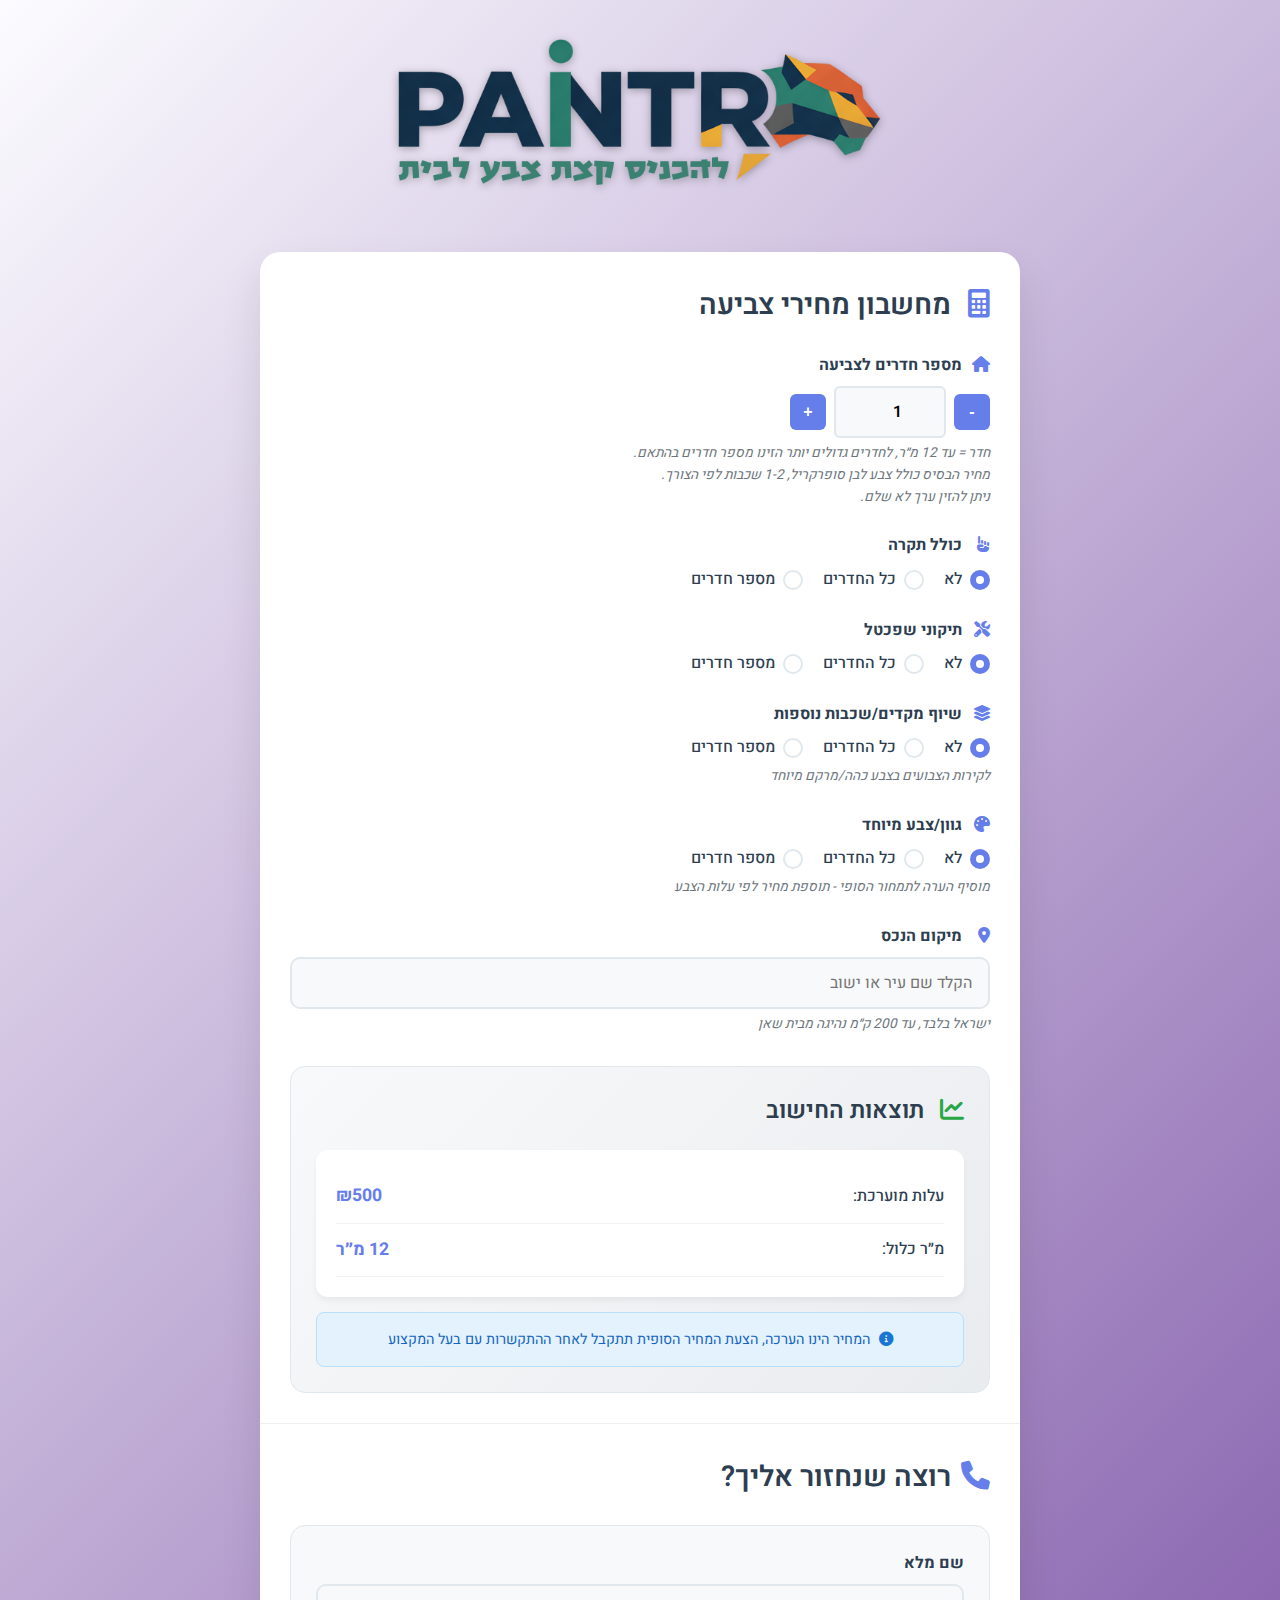
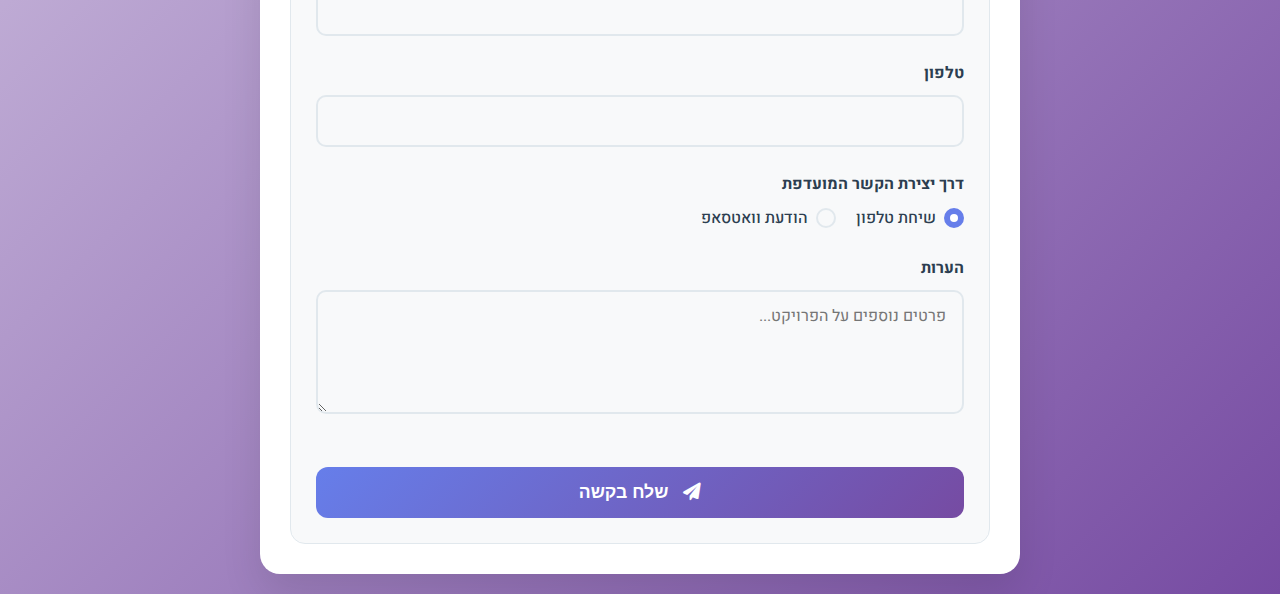
<file: index.html>
<!DOCTYPE html>
<html lang="he" dir="rtl">
  <head>
    <meta charset="UTF-8" />
    <meta name="viewport" content="width=device-width, initial-scale=1.0" />
    <title>מחשבון מחירי צביעה - Paintr</title>
    <meta
      name="description"
      content="מחשבון מחירי צביעה צביעת בתים באזור הצפון"
    />
    <link rel="stylesheet" href="styles.css" />
    <link
      href="https://fonts.googleapis.com/css2?family=Heebo:wght@300;400;500;600;700&display=swap"
      rel="stylesheet"
    />
    <link
      rel="stylesheet"
      href="https://cdnjs.cloudflare.com/ajax/libs/font-awesome/6.0.0/css/all.min.css"
    />
    <link rel="icon" type="image/x-icon" href="favicon.ico" />
  </head>
  <body>
    <div class="container">
      <header class="header">
        <img src="paintr-logo.png" alt="Paintr Logo" class="header-logo" />
        <!-- <h1>מחשבון מחירי צביעה</h1>
        <p class="subtitle">הערכה מהירה ומדויקת לצביעת הבית שלך</p> -->
      </header>

      <main class="main-content">
        <div class="calculator-section">
          <h2><i class="fas fa-calculator"></i> מחשבון מחירי צביעה</h2>

          <form id="calculatorForm" class="calculator-form">
            <!-- מספר חדרים -->
            <div class="form-group">
              <label for="rooms" class="form-label">
                <i class="fas fa-home"></i>
                מספר חדרים לצביעה
              </label>
              <div class="input-group">
                <button
                  type="button"
                  class="btn-counter"
                  onclick="changeRooms(-1)"
                >
                  -
                </button>
                <input
                  type="number"
                  id="rooms"
                  name="rooms"
                  value="1"
                  min="0.5"
                  max="20"
                  step="0.5"
                  class="form-input"
                />
                <button
                  type="button"
                  class="btn-counter"
                  onclick="changeRooms(1)"
                >
                  +
                </button>
              </div>
              <small class="form-help"
                >חדר = עד 12 מ״ר, לחדרים גדולים יותר הזינו מספר חדרים בהתאם.<br />
                מחיר הבסיס כולל צבע לבן סופרקריל, 1-2 שכבות לפי הצורך.<br />
                ניתן להזין ערך לא שלם.</small
              >
            </div>

            <!-- כולל תקרה -->
            <div class="form-group">
              <label class="form-label">
                <i class="fa-solid fa-hand-point-up"></i>
                כולל תקרה
              </label>
              <div class="radio-group">
                <label class="radio-option">
                  <input type="radio" name="ceiling" value="none" checked />
                  <span class="radio-custom"></span>
                  לא
                </label>
                <label class="radio-option">
                  <input type="radio" name="ceiling" value="all" />
                  <span class="radio-custom"></span>
                  כל החדרים
                </label>
                <label class="radio-option">
                  <input type="radio" name="ceiling" value="custom" />
                  <span class="radio-custom"></span>
                  מספר חדרים
                </label>
              </div>
              <div
                id="ceilingCustom"
                class="custom-input"
                style="display: none"
              >
                <div class="input-group">
                  <button
                    type="button"
                    class="btn-counter"
                    onclick="changeCeilingRooms(-1)"
                  >
                    -
                  </button>
                  <input
                    type="number"
                    id="ceilingRooms"
                    name="ceilingRooms"
                    value="1"
                    min="0"
                    max="20"
                    step="0.5"
                    class="form-input"
                  />
                  <button
                    type="button"
                    class="btn-counter"
                    onclick="changeCeilingRooms(1)"
                  >
                    +
                  </button>
                </div>
              </div>
            </div>

            <!-- תיקוני שפכטל -->
            <div class="form-group">
              <label class="form-label">
                <i class="fas fa-tools"></i>
                תיקוני שפכטל
              </label>
              <div class="radio-group">
                <label class="radio-option">
                  <input type="radio" name="plaster" value="none" checked />
                  <span class="radio-custom"></span>
                  לא
                </label>
                <label class="radio-option">
                  <input type="radio" name="plaster" value="all" />
                  <span class="radio-custom"></span>
                  כל החדרים
                </label>
                <label class="radio-option">
                  <input type="radio" name="plaster" value="custom" />
                  <span class="radio-custom"></span>
                  מספר חדרים
                </label>
              </div>
              <div
                id="plasterCustom"
                class="custom-input"
                style="display: none"
              >
                <div class="input-group">
                  <button
                    type="button"
                    class="btn-counter"
                    onclick="changePlasterRooms(-1)"
                  >
                    -
                  </button>
                  <input
                    type="number"
                    id="plasterRooms"
                    name="plasterRooms"
                    value="1"
                    min="0"
                    max="20"
                    step="0.5"
                    class="form-input"
                  />
                  <button
                    type="button"
                    class="btn-counter"
                    onclick="changePlasterRooms(1)"
                  >
                    +
                  </button>
                </div>
              </div>
            </div>

            <!-- שיוף מקדים -->
            <div class="form-group">
              <label class="form-label">
                <i class="fas fa-layer-group"></i>
                שיוף מקדים/שכבות נוספות
              </label>
              <div class="radio-group">
                <label class="radio-option">
                  <input type="radio" name="sanding" value="none" checked />
                  <span class="radio-custom"></span>
                  לא
                </label>
                <label class="radio-option">
                  <input type="radio" name="sanding" value="all" />
                  <span class="radio-custom"></span>
                  כל החדרים
                </label>
                <label class="radio-option">
                  <input type="radio" name="sanding" value="custom" />
                  <span class="radio-custom"></span>
                  מספר חדרים
                </label>
              </div>
              <div
                id="sandingCustom"
                class="custom-input"
                style="display: none"
              >
                <div class="input-group">
                  <button
                    type="button"
                    class="btn-counter"
                    onclick="changeSandingRooms(-1)"
                  >
                    -
                  </button>
                  <input
                    type="number"
                    id="sandingRooms"
                    name="sandingRooms"
                    value="1"
                    min="0"
                    max="20"
                    step="0.5"
                    class="form-input"
                  />
                  <button
                    type="button"
                    class="btn-counter"
                    onclick="changeSandingRooms(1)"
                  >
                    +
                  </button>
                </div>
              </div>
              <small class="form-help"
                >לקירות הצבועים בצבע כהה/מרקם מיוחד</small
              >
            </div>

            <!-- גוון מיוחד -->
            <div class="form-group">
              <label class="form-label">
                <i class="fas fa-palette"></i>
                גוון/צבע מיוחד
              </label>
              <div class="radio-group">
                <label class="radio-option">
                  <input
                    type="radio"
                    name="specialColor"
                    value="none"
                    checked
                  />
                  <span class="radio-custom"></span>
                  לא
                </label>
                <label class="radio-option">
                  <input type="radio" name="specialColor" value="all" />
                  <span class="radio-custom"></span>
                  כל החדרים
                </label>
                <label class="radio-option">
                  <input type="radio" name="specialColor" value="custom" />
                  <span class="radio-custom"></span>
                  מספר חדרים
                </label>
              </div>
              <div
                id="specialColorCustom"
                class="custom-input"
                style="display: none"
              >
                <div class="input-group">
                  <button
                    type="button"
                    class="btn-counter"
                    onclick="changeSpecialColorRooms(-1)"
                  >
                    -
                  </button>
                  <input
                    type="number"
                    id="specialColorRooms"
                    name="specialColorRooms"
                    value="1"
                    min="0"
                    max="20"
                    class="form-input"
                  />
                  <button
                    type="button"
                    class="btn-counter"
                    onclick="changeSpecialColorRooms(1)"
                  >
                    +
                  </button>
                </div>
              </div>
              <small class="form-help"
                >מוסיף הערה לתמחור הסופי - תוספת מחיר לפי עלות הצבע</small
              >
            </div>

            <!-- מיקום הנכס -->
            <div class="form-group">
              <label for="location" class="form-label">
                <i class="fas fa-map-marker-alt"></i>
                מיקום הנכס
              </label>
              <div class="autocomplete-container">
                <input
                  type="text"
                  id="location"
                  name="location"
                  class="form-input"
                  placeholder="הקלד שם עיר או ישוב"
                  autocomplete="off"
                />
                <div id="locationSuggestions" class="suggestions"></div>
              </div>
              <small class="form-help"
                >ישראל בלבד, עד 200 ק״מ נהיגה מבית שאן</small
              >
            </div>
          </form>

          <!-- תוצאות -->
          <div class="results-section">
            <h3><i class="fas fa-chart-line"></i> תוצאות החישוב</h3>
            <div class="results-card">
              <div class="result-item">
                <span class="result-label">עלות מוערכת:</span>
                <span class="result-value" id="totalPrice">₪0</span>
              </div>
              <div class="result-item">
                <span class="result-label">מ״ר כלול:</span>
                <span class="result-value" id="totalSqm">0 מ״ר</span>
              </div>
              <div class="result-item" id="specialNotes" style="display: none">
                <span class="result-label">הערות מיוחדות:</span>
                <span class="result-value" id="notesText"></span>
              </div>
            </div>
            <div class="disclaimer">
              <i class="fas fa-info-circle"></i>
              המחיר הינו הערכה, הצעת המחיר הסופית תתקבל לאחר ההתקשרות עם בעל
              המקצוע
            </div>
          </div>
        </div>

        <!-- טופס יצירת קשר -->
        <div class="contact-section">
          <h2><i class="fas fa-phone"></i>רוצה שנחזור אליך?</h2>
          <form
            id="contactForm"
            action="https://formspree.io/f/movklvrd"
            method="POST"
            class="contact-form"
          >
            <div class="form-group">
              <label for="contactName" class="form-label">שם מלא</label>
              <input
                type="text"
                id="contactName"
                name="name"
                class="form-input"
                required
              />
            </div>

            <div class="form-group">
              <label for="contactPhone" class="form-label">טלפון</label>
              <input
                type="tel"
                id="contactPhone"
                name="phone"
                class="form-input"
                required
              />
            </div>

            <div class="form-group">
              <label class="form-label">דרך יצירת הקשר המועדפת</label>
              <div class="radio-group">
                <label class="radio-option">
                  <input
                    type="radio"
                    name="contactPreference"
                    value="phone"
                    checked
                  />
                  <span class="radio-custom"></span>
                  שיחת טלפון
                </label>
                <label class="radio-option">
                  <input
                    type="radio"
                    name="contactPreference"
                    value="whatsapp"
                  />
                  <span class="radio-custom"></span>
                  הודעת וואטסאפ
                </label>
              </div>
            </div>

            <div class="form-group">
              <label for="contactNotes" class="form-label">הערות</label>
              <textarea
                id="contactNotes"
                name="notes"
                class="form-textarea"
                rows="4"
                placeholder="פרטים נוספים על הפרויקט..."
              ></textarea>
            </div>

            <input type="hidden" id="calculationData" name="calculation_data" />

            <button type="submit" class="btn-submit">
              <i class="fas fa-paper-plane"></i>
              שלח בקשה
            </button>
          </form>

          <div class="thank-you" id="thankYou" style="display: none">
            <i class="fas fa-check-circle"></i>
            <h3>תודה רבה!</h3>
            <p>בעל מקצוע יחזור אליך בהקדם</p>
          </div>
        </div>
      </main>
    </div>

    <script src="script.js"></script>
  </body>
</html>
</file>
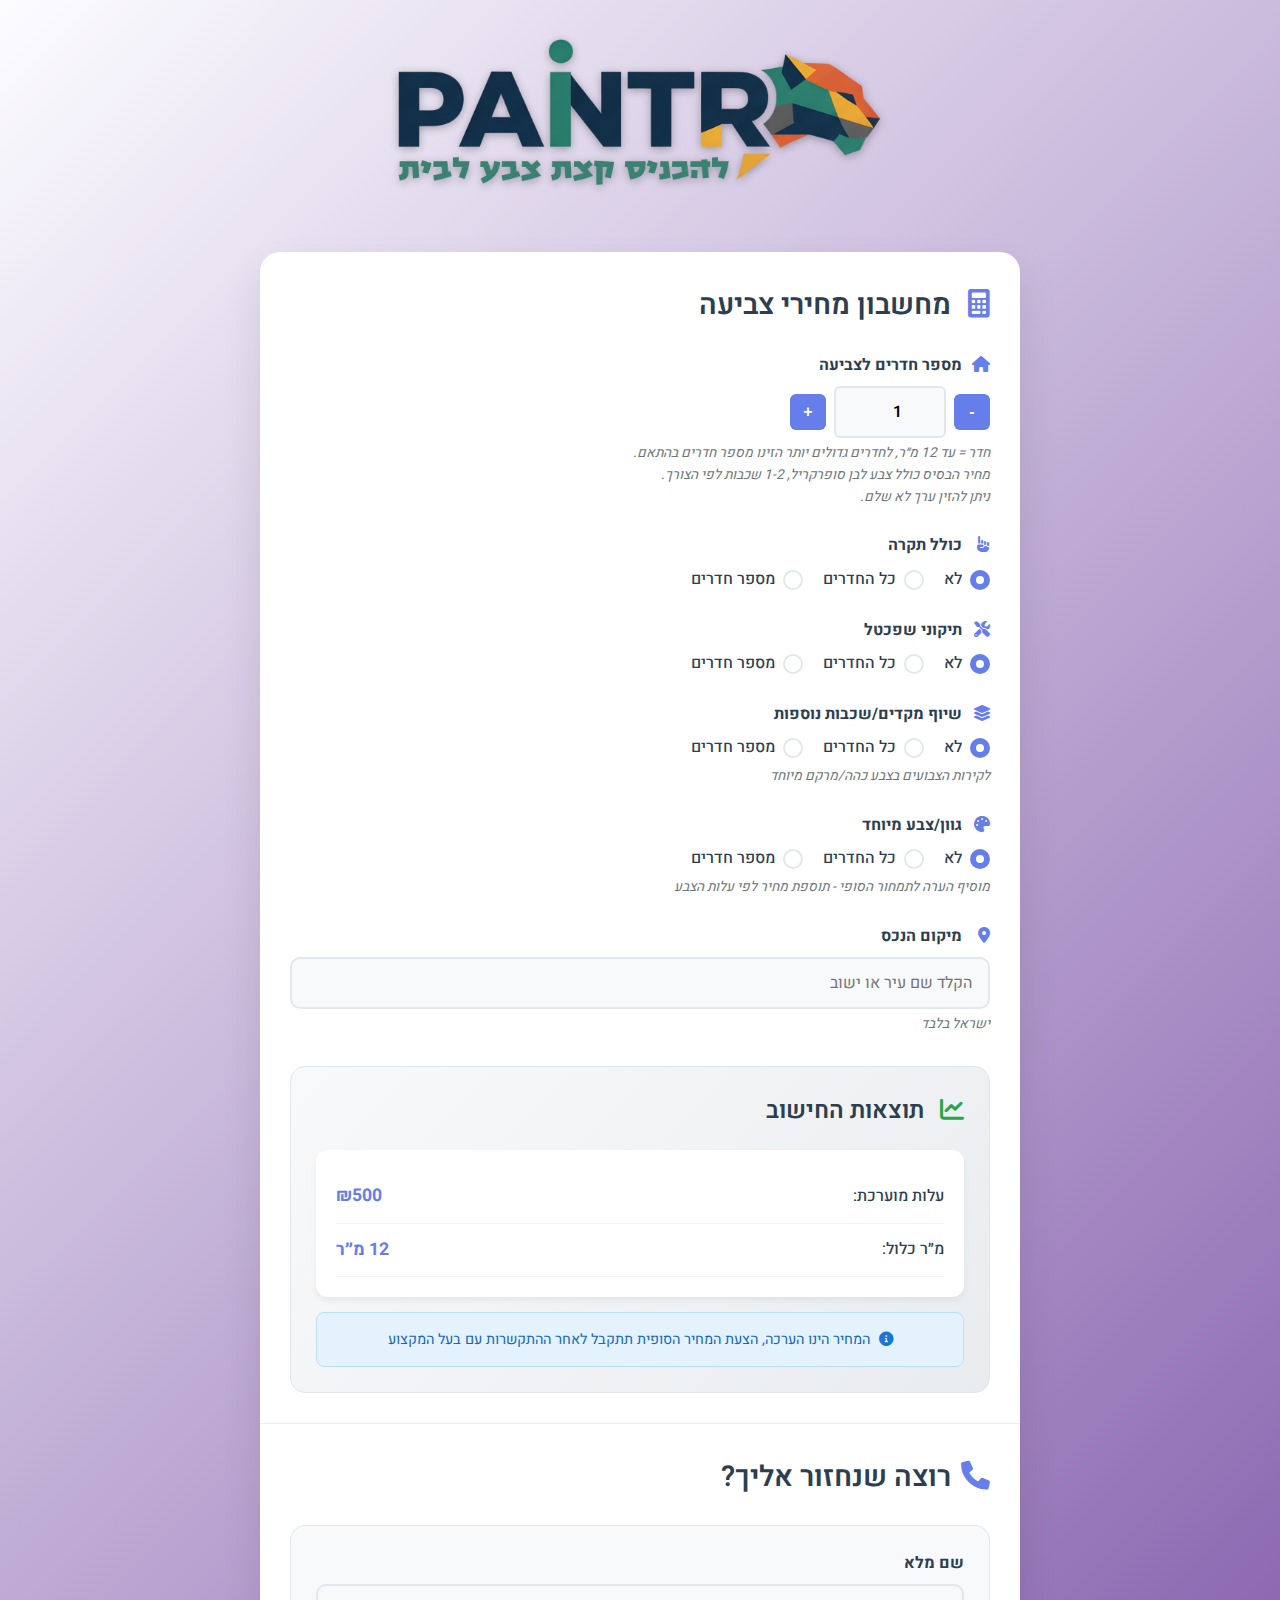
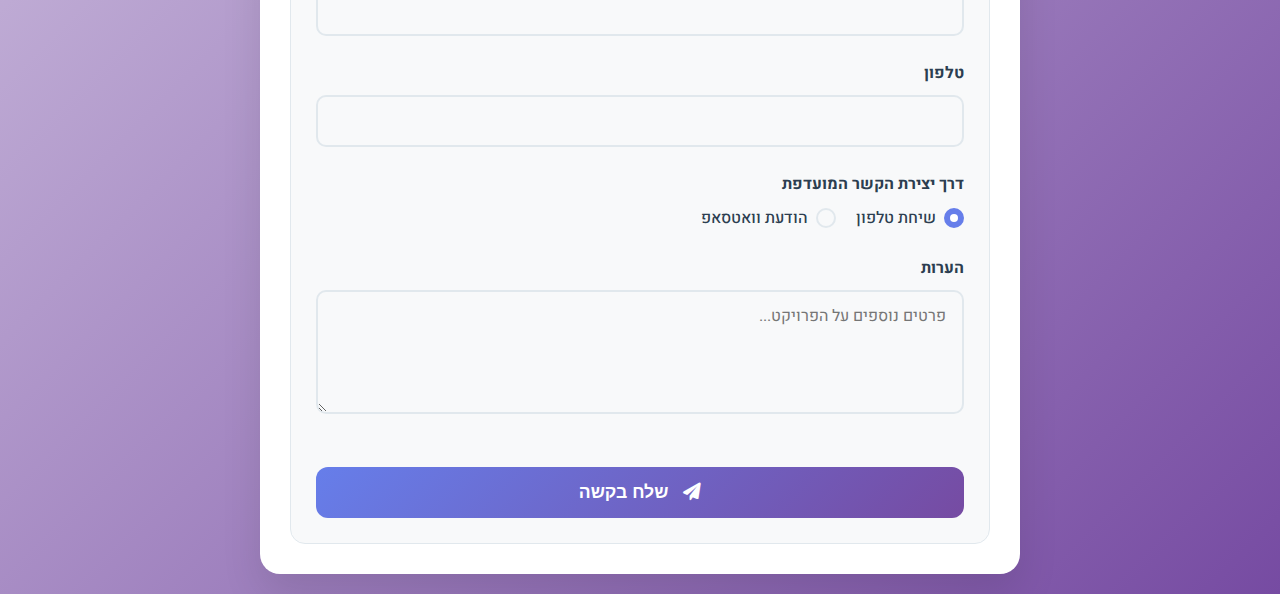
<file: docs/index.html>
<!DOCTYPE html>
<html lang="he" dir="rtl">
  <head>
    <meta charset="UTF-8" />
    <meta name="viewport" content="width=device-width, initial-scale=1.0" />
    <title>מחשבון מחירי צביעה - Paintr</title>
    <meta
      name="description"
      content="מחשבון מחירי צביעה צביעת בתים באזור הצפון"
    />
    <link rel="stylesheet" href="styles.css" />
    <link
      href="https://fonts.googleapis.com/css2?family=Heebo:wght@300;400;500;600;700&display=swap"
      rel="stylesheet"
    />
    <link
      rel="stylesheet"
      href="https://cdnjs.cloudflare.com/ajax/libs/font-awesome/6.0.0/css/all.min.css"
    />
    <link rel="icon" type="image/x-icon" href="favicon.ico" />
  </head>
  <body>
    <div class="container">
      <header class="header">
        <img src="paintr-logo.png" alt="Paintr Logo" class="header-logo" />
        <!-- <h1>מחשבון מחירי צביעה</h1>
        <p class="subtitle">הערכה מהירה ומדויקת לצביעת הבית שלך</p> -->
      </header>

      <main class="main-content">
        <div class="calculator-section">
          <h2><i class="fas fa-calculator"></i> מחשבון מחירי צביעה</h2>

          <form id="calculatorForm" class="calculator-form">
            <!-- מספר חדרים -->
            <div class="form-group">
              <label for="rooms" class="form-label">
                <i class="fas fa-home"></i>
                מספר חדרים לצביעה
              </label>
              <div class="input-group">
                <button
                  type="button"
                  class="btn-counter"
                  onclick="changeRooms(-1)"
                >
                  -
                </button>
                <input
                  type="number"
                  id="rooms"
                  name="rooms"
                  value="1"
                  min="0.5"
                  max="20"
                  step="0.5"
                  class="form-input"
                />
                <button
                  type="button"
                  class="btn-counter"
                  onclick="changeRooms(1)"
                >
                  +
                </button>
              </div>
              <small class="form-help"
                >חדר = עד 12 מ״ר, לחדרים גדולים יותר הזינו מספר חדרים בהתאם.<br />
                מחיר הבסיס כולל צבע לבן סופרקריל, 1-2 שכבות לפי הצורך.<br />
                ניתן להזין ערך לא שלם.</small
              >
            </div>

            <!-- כולל תקרה -->
            <div class="form-group">
              <label class="form-label">
                <i class="fa-solid fa-hand-point-up"></i>
                כולל תקרה
              </label>
              <div class="radio-group">
                <label class="radio-option">
                  <input type="radio" name="ceiling" value="none" checked />
                  <span class="radio-custom"></span>
                  לא
                </label>
                <label class="radio-option">
                  <input type="radio" name="ceiling" value="all" />
                  <span class="radio-custom"></span>
                  כל החדרים
                </label>
                <label class="radio-option">
                  <input type="radio" name="ceiling" value="custom" />
                  <span class="radio-custom"></span>
                  מספר חדרים
                </label>
              </div>
              <div
                id="ceilingCustom"
                class="custom-input"
                style="display: none"
              >
                <div class="input-group">
                  <button
                    type="button"
                    class="btn-counter"
                    onclick="changeCeilingRooms(-1)"
                  >
                    -
                  </button>
                  <input
                    type="number"
                    id="ceilingRooms"
                    name="ceilingRooms"
                    value="1"
                    min="0"
                    max="20"
                    step="0.5"
                    class="form-input"
                  />
                  <button
                    type="button"
                    class="btn-counter"
                    onclick="changeCeilingRooms(1)"
                  >
                    +
                  </button>
                </div>
              </div>
            </div>

            <!-- תיקוני שפכטל -->
            <div class="form-group">
              <label class="form-label">
                <i class="fas fa-tools"></i>
                תיקוני שפכטל
              </label>
              <div class="radio-group">
                <label class="radio-option">
                  <input type="radio" name="plaster" value="none" checked />
                  <span class="radio-custom"></span>
                  לא
                </label>
                <label class="radio-option">
                  <input type="radio" name="plaster" value="all" />
                  <span class="radio-custom"></span>
                  כל החדרים
                </label>
                <label class="radio-option">
                  <input type="radio" name="plaster" value="custom" />
                  <span class="radio-custom"></span>
                  מספר חדרים
                </label>
              </div>
              <div
                id="plasterCustom"
                class="custom-input"
                style="display: none"
              >
                <div class="input-group">
                  <button
                    type="button"
                    class="btn-counter"
                    onclick="changePlasterRooms(-1)"
                  >
                    -
                  </button>
                  <input
                    type="number"
                    id="plasterRooms"
                    name="plasterRooms"
                    value="1"
                    min="0"
                    max="20"
                    step="0.5"
                    class="form-input"
                  />
                  <button
                    type="button"
                    class="btn-counter"
                    onclick="changePlasterRooms(1)"
                  >
                    +
                  </button>
                </div>
              </div>
            </div>

            <!-- שיוף מקדים -->
            <div class="form-group">
              <label class="form-label">
                <i class="fas fa-layer-group"></i>
                שיוף מקדים/שכבות נוספות
              </label>
              <div class="radio-group">
                <label class="radio-option">
                  <input type="radio" name="sanding" value="none" checked />
                  <span class="radio-custom"></span>
                  לא
                </label>
                <label class="radio-option">
                  <input type="radio" name="sanding" value="all" />
                  <span class="radio-custom"></span>
                  כל החדרים
                </label>
                <label class="radio-option">
                  <input type="radio" name="sanding" value="custom" />
                  <span class="radio-custom"></span>
                  מספר חדרים
                </label>
              </div>
              <div
                id="sandingCustom"
                class="custom-input"
                style="display: none"
              >
                <div class="input-group">
                  <button
                    type="button"
                    class="btn-counter"
                    onclick="changeSandingRooms(-1)"
                  >
                    -
                  </button>
                  <input
                    type="number"
                    id="sandingRooms"
                    name="sandingRooms"
                    value="1"
                    min="0"
                    max="20"
                    step="0.5"
                    class="form-input"
                  />
                  <button
                    type="button"
                    class="btn-counter"
                    onclick="changeSandingRooms(1)"
                  >
                    +
                  </button>
                </div>
              </div>
              <small class="form-help"
                >לקירות הצבועים בצבע כהה/מרקם מיוחד</small
              >
            </div>

            <!-- גוון מיוחד -->
            <div class="form-group">
              <label class="form-label">
                <i class="fas fa-palette"></i>
                גוון/צבע מיוחד
              </label>
              <div class="radio-group">
                <label class="radio-option">
                  <input
                    type="radio"
                    name="specialColor"
                    value="none"
                    checked
                  />
                  <span class="radio-custom"></span>
                  לא
                </label>
                <label class="radio-option">
                  <input type="radio" name="specialColor" value="all" />
                  <span class="radio-custom"></span>
                  כל החדרים
                </label>
                <label class="radio-option">
                  <input type="radio" name="specialColor" value="custom" />
                  <span class="radio-custom"></span>
                  מספר חדרים
                </label>
              </div>
              <div
                id="specialColorCustom"
                class="custom-input"
                style="display: none"
              >
                <div class="input-group">
                  <button
                    type="button"
                    class="btn-counter"
                    onclick="changeSpecialColorRooms(-1)"
                  >
                    -
                  </button>
                  <input
                    type="number"
                    id="specialColorRooms"
                    name="specialColorRooms"
                    value="1"
                    min="0"
                    max="20"
                    class="form-input"
                  />
                  <button
                    type="button"
                    class="btn-counter"
                    onclick="changeSpecialColorRooms(1)"
                  >
                    +
                  </button>
                </div>
              </div>
              <small class="form-help"
                >מוסיף הערה לתמחור הסופי - תוספת מחיר לפי עלות הצבע</small
              >
            </div>

            <!-- מיקום הנכס -->
            <div class="form-group">
              <label for="location" class="form-label">
                <i class="fas fa-map-marker-alt"></i>
                מיקום הנכס
              </label>
              <div class="autocomplete-container">
                <input
                  type="text"
                  id="location"
                  name="location"
                  class="form-input"
                  placeholder="הקלד שם עיר או ישוב"
                  autocomplete="off"
                />
                <div id="locationSuggestions" class="suggestions"></div>
              </div>
              <small class="form-help">ישראל בלבד</small>
            </div>
          </form>

          <!-- תוצאות -->
          <div class="results-section">
            <h3><i class="fas fa-chart-line"></i> תוצאות החישוב</h3>
            <div class="results-card">
              <div class="result-item">
                <span class="result-label">עלות מוערכת:</span>
                <span class="result-value" id="totalPrice">₪0</span>
              </div>
              <div class="result-item">
                <span class="result-label">מ״ר כלול:</span>
                <span class="result-value" id="totalSqm">0 מ״ר</span>
              </div>
              <div class="result-item" id="specialNotes" style="display: none">
                <span class="result-label">הערות מיוחדות:</span>
                <span class="result-value" id="notesText"></span>
              </div>
            </div>
            <div class="disclaimer">
              <i class="fas fa-info-circle"></i>
              המחיר הינו הערכה, הצעת המחיר הסופית תתקבל לאחר ההתקשרות עם בעל
              המקצוע
            </div>
          </div>
        </div>

        <!-- טופס יצירת קשר -->
        <div class="contact-section">
          <h2><i class="fas fa-phone"></i>רוצה שנחזור אליך?</h2>
          <form
            id="contactForm"
            action="https://formspree.io/f/movklvrd"
            method="POST"
            class="contact-form"
          >
            <div class="form-group">
              <label for="contactName" class="form-label">שם מלא</label>
              <input
                type="text"
                id="contactName"
                name="name"
                class="form-input"
                required
              />
            </div>

            <div class="form-group">
              <label for="contactPhone" class="form-label">טלפון</label>
              <input
                type="tel"
                id="contactPhone"
                name="phone"
                class="form-input"
                required
              />
            </div>

            <div class="form-group">
              <label class="form-label">דרך יצירת הקשר המועדפת</label>
              <div class="radio-group">
                <label class="radio-option">
                  <input
                    type="radio"
                    name="contactPreference"
                    value="phone"
                    checked
                  />
                  <span class="radio-custom"></span>
                  שיחת טלפון
                </label>
                <label class="radio-option">
                  <input
                    type="radio"
                    name="contactPreference"
                    value="whatsapp"
                  />
                  <span class="radio-custom"></span>
                  הודעת וואטסאפ
                </label>
              </div>
            </div>

            <div class="form-group">
              <label for="contactNotes" class="form-label">הערות</label>
              <textarea
                id="contactNotes"
                name="notes"
                class="form-textarea"
                rows="4"
                placeholder="פרטים נוספים על הפרויקט..."
              ></textarea>
            </div>

            <input type="hidden" id="calculationData" name="calculation_data" />

            <button type="submit" class="btn-submit">
              <i class="fas fa-paper-plane"></i>
              שלח בקשה
            </button>
          </form>

          <div class="thank-you" id="thankYou" style="display: none">
            <i class="fas fa-check-circle"></i>
            <h3>תודה רבה!</h3>
            <p>בעל מקצוע יחזור אליך בהקדם</p>
          </div>
        </div>
      </main>
    </div>

    <script src="script.js"></script>
  </body>
</html>
</file>
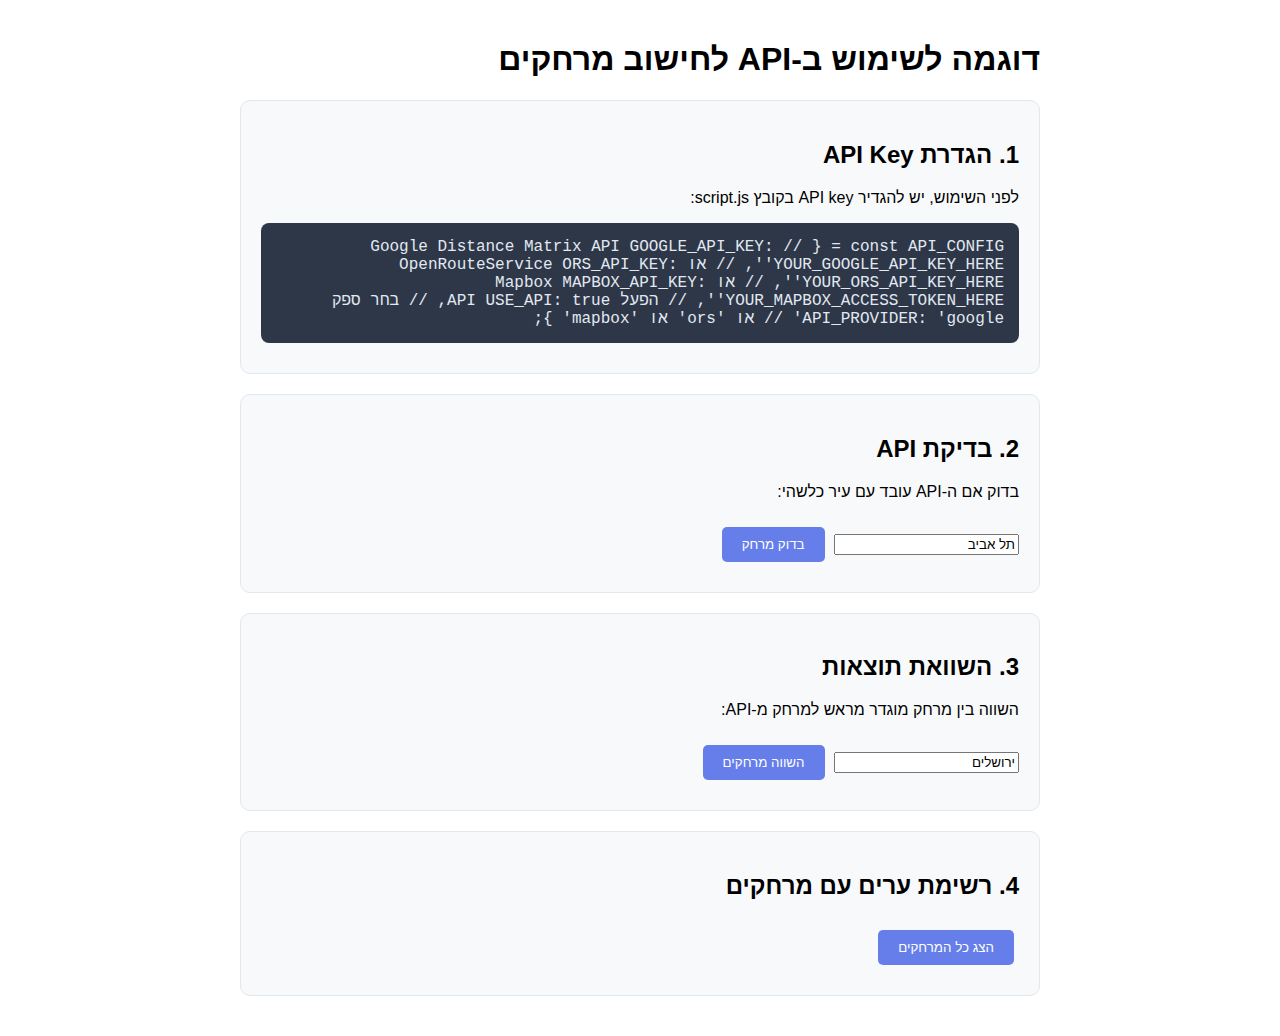
<file: example-api-usage.html>
<!DOCTYPE html>
<html lang="he" dir="rtl">
  <head>
    <meta charset="UTF-8" />
    <meta name="viewport" content="width=device-width, initial-scale=1.0" />
    <title>דוגמה לשימוש ב-API</title>
    <style>
      body {
        font-family: Arial, sans-serif;
        padding: 20px;
        direction: rtl;
        max-width: 800px;
        margin: 0 auto;
      }
      .example {
        background: #f8f9fa;
        padding: 20px;
        border-radius: 10px;
        margin: 20px 0;
        border: 1px solid #e1e8ed;
      }
      .code {
        background: #2d3748;
        color: #e2e8f0;
        padding: 15px;
        border-radius: 8px;
        font-family: "Courier New", monospace;
        margin: 10px 0;
        overflow-x: auto;
      }
      .button {
        background: #667eea;
        color: white;
        border: none;
        padding: 10px 20px;
        border-radius: 5px;
        cursor: pointer;
        margin: 10px 5px;
      }
      .button:hover {
        background: #5a6fd8;
      }
      .result {
        background: #d4edda;
        border: 1px solid #c3e6cb;
        color: #155724;
        padding: 15px;
        border-radius: 5px;
        margin: 10px 0;
      }
      .error {
        background: #f8d7da;
        border: 1px solid #f5c6cb;
        color: #721c24;
        padding: 15px;
        border-radius: 5px;
        margin: 10px 0;
      }
    </style>
  </head>
  <body>
    <h1>דוגמה לשימוש ב-API לחישוב מרחקים</h1>

    <div class="example">
      <h2>1. הגדרת API Key</h2>
      <p>לפני השימוש, יש להגדיר API key בקובץ script.js:</p>
      <div class="code">
        const API_CONFIG = { // Google Distance Matrix API GOOGLE_API_KEY:
        'YOUR_GOOGLE_API_KEY_HERE', // או OpenRouteService ORS_API_KEY:
        'YOUR_ORS_API_KEY_HERE', // או Mapbox MAPBOX_API_KEY:
        'YOUR_MAPBOX_ACCESS_TOKEN_HERE', // הפעל API USE_API: true, // בחר ספק
        API_PROVIDER: 'google' // או 'ors' או 'mapbox' };
      </div>
    </div>

    <div class="example">
      <h2>2. בדיקת API</h2>
      <p>בדוק אם ה-API עובד עם עיר כלשהי:</p>
      <input
        type="text"
        id="testCity"
        placeholder="הזן שם עיר"
        value="תל אביב"
      />
      <button class="button" onclick="testAPI()">בדוק מרחק</button>
      <div id="apiResult"></div>
    </div>

    <div class="example">
      <h2>3. השוואת תוצאות</h2>
      <p>השווה בין מרחק מוגדר מראש למרחק מ-API:</p>
      <input
        type="text"
        id="compareCity"
        placeholder="הזן שם עיר"
        value="ירושלים"
      />
      <button class="button" onclick="compareDistances()">השווה מרחקים</button>
      <div id="compareResult"></div>
    </div>

    <div class="example">
      <h2>4. רשימת ערים עם מרחקים</h2>
      <button class="button" onclick="showAllDistances()">
        הצג כל המרחקים
      </button>
      <div id="allDistances"></div>
    </div>

    <script>
      // Copy the relevant functions from script.js
      const DISTANCE_CACHE = {
        "בית שאן": 0,
        נצרת: 25,
        טבריה: 35,
        עפולה: 20,
        נהריה: 45,
        צפת: 50,
        כרמיאל: 40,
        "נצרת עילית": 25,
        עכו: 50,
        "מגדל העמק": 15,
        יקנעם: 25,
        "מעלות-תרשיחא": 45,
        "קריית שמונה": 55,
        מעלות: 45,
        תרשיחא: 45,
        חיפה: 60,
        נשר: 60,
        "קריית ביאליק": 60,
        "קריית ים": 60,
        "קריית מוצקין": 60,
        "קריית אתא": 60,
        "תל אביב-יפו": 90,
        "רמת גן": 90,
        גבעתיים: 90,
        "פתח תקווה": 85,
        "ראשון לציון": 95,
        חולון: 95,
        "בת ים": 95,
        אילת: 200,
        דימונה: 120,
        ערד: 100,
        "באר שבע": 110,
        אופקים: 120,
        "קרית גת": 100,
        אשקלון: 110,
        אשדוד: 105,
        רחובות: 95,
        רמלה: 90,
        לוד: 90,
        "יהוד-מונוסון": 85,
        "אור יהודה": 85,
        "קרית אונו": 85,
        "גבעת שמואל": 85,
        "כפר סבא": 80,
        "הוד השרון": 80,
        רעננה: 80,
        הרצליה: 85,
        "רמת השרון": 85,
        ירושלים: 100,
        "בית שמש": 95,
        "מעלה אדומים": 100,
        "מבשרת ציון": 100,
        "גבעת זאב": 100,
        "אבו גוש": 100,
        "נס ציונה": 95,
        יבנה: 100,
        גדרה: 105,
        "קרית מלאכי": 110,
        שדרות: 120,
        נתיבות: 120,
        "מצפה רמון": 150,
        ירוחם: 130,
        עומר: 110,
        להבים: 120,
      };

      const API_CONFIG = {
        GOOGLE_API_KEY: "", // Add your API key here
        ORS_API_KEY: "",
        MAPBOX_API_KEY: "",
        USE_API: false, // Set to true to enable API
        API_PROVIDER: "google",
      };

      const BEIT_SHEAN_COORDS = {
        lat: 32.4971,
        lng: 35.5013,
        address: "בית שאן, ישראל",
      };

      async function testAPI() {
        const city = document.getElementById("testCity").value;
        const resultDiv = document.getElementById("apiResult");

        if (!city) {
          resultDiv.innerHTML = '<div class="error">אנא הזן שם עיר</div>';
          return;
        }

        resultDiv.innerHTML = "<div>מחשב מרחק...</div>";

        try {
          // Test with cache first
          const cachedDistance = DISTANCE_CACHE[city] || 0;

          let apiDistance = "לא זמין";
          if (API_CONFIG.USE_API && API_CONFIG.GOOGLE_API_KEY) {
            try {
              apiDistance = await getGoogleDistance(city);
            } catch (error) {
              apiDistance = "שגיאה: " + error.message;
            }
          }

          resultDiv.innerHTML = `
                    <div class="result">
                        <h3>תוצאות עבור: ${city}</h3>
                        <p><strong>מרחק מוגדר מראש:</strong> ${cachedDistance} ק״מ</p>
                        <p><strong>מרחק מ-API:</strong> ${apiDistance} ${
            typeof apiDistance === "number" ? "ק״מ" : ""
          }</p>
                        ${
                          typeof apiDistance === "number" && cachedDistance > 0
                            ? `<p><strong>הפרש:</strong> ${Math.abs(
                                apiDistance - cachedDistance
                              ).toFixed(1)} ק״מ</p>`
                            : ""
                        }
                    </div>
                `;
        } catch (error) {
          resultDiv.innerHTML = `<div class="error">שגיאה: ${error.message}</div>`;
        }
      }

      async function getGoogleDistance(location) {
        if (!API_CONFIG.GOOGLE_API_KEY) {
          throw new Error("Google API key not configured");
        }

        const origin = `${BEIT_SHEAN_COORDS.lat},${BEIT_SHEAN_COORDS.lng}`;
        const destination = `${location}, ישראל`;

        const url = `${
          API_CONFIG.GOOGLE_DISTANCE_API
        }?origins=${origin}&destinations=${encodeURIComponent(
          destination
        )}&key=${API_CONFIG.GOOGLE_API_KEY}&language=he&units=metric`;

        const response = await fetch(url);
        const data = await response.json();

        if (
          data.status === "OK" &&
          data.rows[0]?.elements[0]?.status === "OK"
        ) {
          return data.rows[0].elements[0].distance.value / 1000; // Convert meters to km
        }

        throw new Error("Google API request failed");
      }

      function compareDistances() {
        const city = document.getElementById("compareCity").value;
        const resultDiv = document.getElementById("compareResult");

        if (!city) {
          resultDiv.innerHTML = '<div class="error">אנא הזן שם עיר</div>';
          return;
        }

        const cachedDistance = DISTANCE_CACHE[city] || 0;

        if (cachedDistance === 0) {
          resultDiv.innerHTML =
            '<div class="error">עיר לא נמצאה במאגר הנתונים</div>';
          return;
        }

        resultDiv.innerHTML = `
                <div class="result">
                    <h3>השוואת מרחקים עבור: ${city}</h3>
                    <p><strong>מרחק מוגדר מראש:</strong> ${cachedDistance} ק״מ</p>
                    <p><strong>מחיר תוספת נסיעה:</strong> ₪${calculateSurcharge(
                      cachedDistance
                    )}</p>
                    <p><em>לחישוב מדויק יותר, השתמש ב-API</em></p>
                </div>
            `;
      }

      function calculateSurcharge(distance) {
        if (distance <= 10) return 0;
        if (distance <= 30) return 50;

        const extraDistance = distance - 30;
        const extraCharges = Math.ceil(extraDistance / 30);
        return 50 + extraCharges * 70;
      }

      function showAllDistances() {
        const resultDiv = document.getElementById("allDistances");

        let html = '<div class="result"><h3>מרחקים מוגדרים מראש:</h3><ul>';

        Object.entries(DISTANCE_CACHE)
          .sort((a, b) => a[1] - b[1])
          .forEach(([city, distance]) => {
            const surcharge = calculateSurcharge(distance);
            html += `<li><strong>${city}:</strong> ${distance} ק״מ ${
              surcharge > 0 ? `(תוספת: ₪${surcharge})` : ""
            }</li>`;
          });

        html += "</ul></div>";
        resultDiv.innerHTML = html;
      }
    </script>
  </body>
</html>
</file>
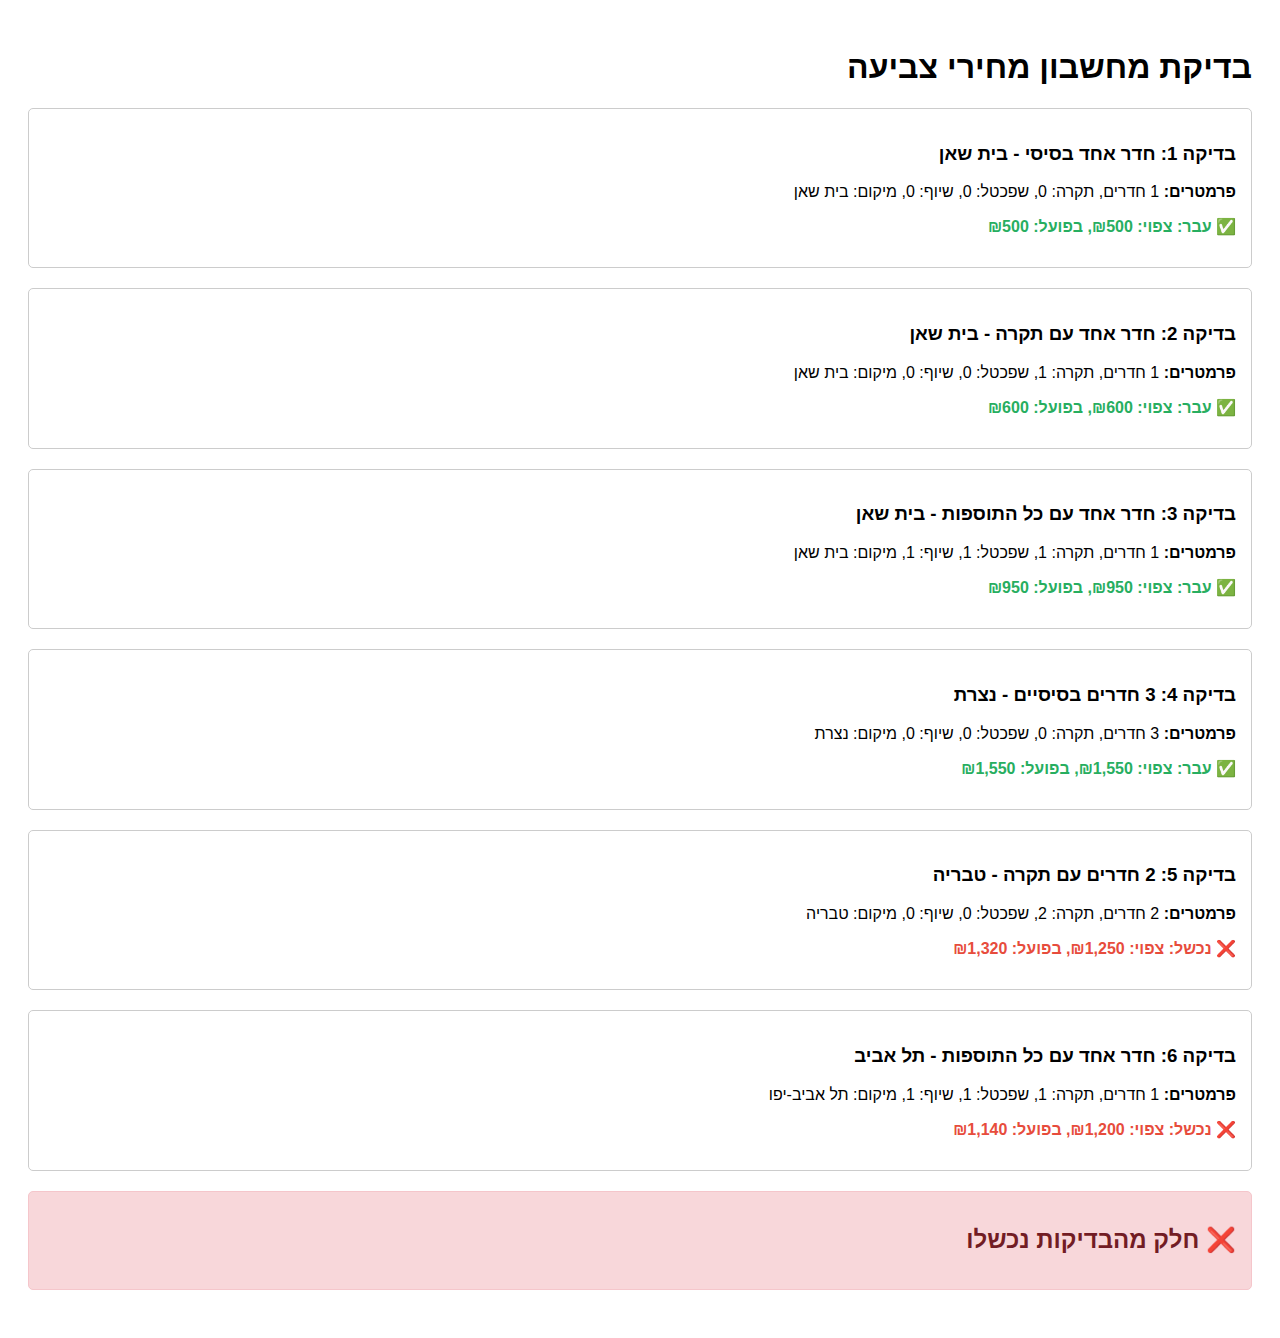
<file: test.html>
<!DOCTYPE html>
<html lang="he" dir="rtl">
  <head>
    <meta charset="UTF-8" />
    <meta name="viewport" content="width=device-width, initial-scale=1.0" />
    <title>בדיקת מחשבון צביעה</title>
    <style>
      body {
        font-family: Arial, sans-serif;
        padding: 20px;
        direction: rtl;
      }
      .test-case {
        margin: 20px 0;
        padding: 15px;
        border: 1px solid #ccc;
        border-radius: 5px;
      }
      .result {
        font-weight: bold;
        color: #2c3e50;
      }
      .expected {
        color: #27ae60;
      }
      .actual {
        color: #e74c3c;
      }
    </style>
  </head>
  <body>
    <h1>בדיקת מחשבון מחירי צביעה</h1>
    <div id="test-results"></div>

    <script>
      // Copy the pricing constants from script.js
      const PRICING = {
        BASE_ROOM: 500,
        CEILING_PER_ROOM: 100,
        PLASTER_PER_ROOM: 100,
        SANDING_PER_ROOM: 250,
        LOCATION: {
          BASE_DISTANCE: 10,
          MEDIUM_DISTANCE: 30,
          MEDIUM_EXTRA: 50,
          PER_30KM: 70,
          MAX_DISTANCE: 200,
        },
      };

      const DISTANCE_FROM_BEIT_SHEAN = {
        "בית שאן": 0,
        נצרת: 25,
        טבריה: 35,
        "תל אביב-יפו": 90,
        ירושלים: 100,
      };

      function calculateLocationSurcharge(location) {
        if (!location) return 0;

        const distance = DISTANCE_FROM_BEIT_SHEAN[location];
        if (distance === undefined) return 0;

        if (distance <= PRICING.LOCATION.BASE_DISTANCE) {
          return 0;
        } else if (distance <= PRICING.LOCATION.MEDIUM_DISTANCE) {
          return PRICING.LOCATION.MEDIUM_EXTRA;
        } else {
          const extraDistance = distance - PRICING.LOCATION.MEDIUM_DISTANCE;
          const extraCharges = Math.ceil(extraDistance / 30);
          return (
            PRICING.LOCATION.MEDIUM_EXTRA +
            extraCharges * PRICING.LOCATION.PER_30KM
          );
        }
      }

      function calculatePrice(
        rooms,
        ceilingRooms,
        plasterRooms,
        sandingRooms,
        location
      ) {
        let totalPrice = rooms * PRICING.BASE_ROOM;
        totalPrice += ceilingRooms * PRICING.CEILING_PER_ROOM;
        totalPrice += plasterRooms * PRICING.PLASTER_PER_ROOM;
        totalPrice += sandingRooms * PRICING.SANDING_PER_ROOM;
        totalPrice += calculateLocationSurcharge(location);
        return totalPrice;
      }

      // Test cases
      const testCases = [
        {
          name: "חדר אחד בסיסי - בית שאן",
          rooms: 1,
          ceilingRooms: 0,
          plasterRooms: 0,
          sandingRooms: 0,
          location: "בית שאן",
          expected: 500,
        },
        {
          name: "חדר אחד עם תקרה - בית שאן",
          rooms: 1,
          ceilingRooms: 1,
          plasterRooms: 0,
          sandingRooms: 0,
          location: "בית שאן",
          expected: 600,
        },
        {
          name: "חדר אחד עם כל התוספות - בית שאן",
          rooms: 1,
          ceilingRooms: 1,
          plasterRooms: 1,
          sandingRooms: 1,
          location: "בית שאן",
          expected: 950,
        },
        {
          name: "3 חדרים בסיסיים - נצרת",
          rooms: 3,
          ceilingRooms: 0,
          plasterRooms: 0,
          sandingRooms: 0,
          location: "נצרת",
          expected: 1550, // 3*500 + 50 (location surcharge)
        },
        {
          name: "2 חדרים עם תקרה - טבריה",
          rooms: 2,
          ceilingRooms: 2,
          plasterRooms: 0,
          sandingRooms: 0,
          location: "טבריה",
          expected: 1250, // 2*500 + 2*100 + 50
        },
        {
          name: "חדר אחד עם כל התוספות - תל אביב",
          rooms: 1,
          ceilingRooms: 1,
          plasterRooms: 1,
          sandingRooms: 1,
          location: "תל אביב-יפו",
          expected: 1200, // 500 + 100 + 100 + 250 + 250 (location surcharge for 90km)
        },
      ];

      function runTests() {
        const resultsDiv = document.getElementById("test-results");
        let allPassed = true;

        testCases.forEach((testCase, index) => {
          const actual = calculatePrice(
            testCase.rooms,
            testCase.ceilingRooms,
            testCase.plasterRooms,
            testCase.sandingRooms,
            testCase.location
          );

          const passed = actual === testCase.expected;
          if (!passed) allPassed = false;

          const testDiv = document.createElement("div");
          testDiv.className = "test-case";
          testDiv.innerHTML = `
                    <h3>בדיקה ${index + 1}: ${testCase.name}</h3>
                    <p><strong>פרמטרים:</strong> ${
                      testCase.rooms
                    } חדרים, תקרה: ${testCase.ceilingRooms}, שפכטל: ${
            testCase.plasterRooms
          }, שיוף: ${testCase.sandingRooms}, מיקום: ${testCase.location}</p>
                    <p class="result ${passed ? "expected" : "actual"}">
                        ${passed ? "✅ עבר" : "❌ נכשל"}: 
                        צפוי: ₪${testCase.expected.toLocaleString()}, 
                        בפועל: ₪${actual.toLocaleString()}
                    </p>
                `;
          resultsDiv.appendChild(testDiv);
        });

        const summaryDiv = document.createElement("div");
        summaryDiv.className = "test-case";
        summaryDiv.style.backgroundColor = allPassed ? "#d4edda" : "#f8d7da";
        summaryDiv.style.borderColor = allPassed ? "#c3e6cb" : "#f5c6cb";
        summaryDiv.innerHTML = `
                <h2 style="color: ${allPassed ? "#155724" : "#721c24"}">
                    ${
                      allPassed
                        ? "✅ כל הבדיקות עברו בהצלחה!"
                        : "❌ חלק מהבדיקות נכשלו"
                    }
                </h2>
            `;
        resultsDiv.appendChild(summaryDiv);
      }

      // Run tests when page loads
      document.addEventListener("DOMContentLoaded", runTests);
    </script>
  </body>
</html>
</file>
<file: styles.css>
/* Reset and Base Styles */
* {
  margin: 0;
  padding: 0;
  box-sizing: border-box;
}

body {
  font-family: "Heebo", -apple-system, BlinkMacSystemFont, "Segoe UI", Roboto,
    sans-serif;
  line-height: 1.6;
  color: #333;
  background: linear-gradient(135deg, #fcfcff 0%, #764ba2 100%);
  min-height: 100vh;
  direction: rtl;
}

.container {
  max-width: 800px;
  margin: 0 auto;
  padding: 20px;
}

/* Header */
.header {
  text-align: center;
  margin-bottom: 30px;
  color: white;
}

.header h1 {
  font-size: 2.5rem;
  font-weight: 700;
  margin-bottom: 10px;
  text-shadow: 0 2px 4px rgba(0, 0, 0, 0.3);
}

.header h1 i {
  margin-left: 15px;
  color: #ffd700;
}

.subtitle {
  font-size: 1.1rem;
  opacity: 0.9;
  font-weight: 300;
}

.header-logo {
  max-width: 500px;
  height: auto;
  margin-bottom: 15px;
  filter: drop-shadow(0 2px 4px rgba(0, 0, 0, 0.3));
}

/* Main Content */
.main-content {
  background: white;
  border-radius: 20px;
  box-shadow: 0 20px 40px rgba(0, 0, 0, 0.1);
  overflow: hidden;
}

.calculator-section,
.contact-section {
  padding: 30px;
}

.calculator-section {
  border-bottom: 1px solid #eee;
}

.calculator-section h2,
.contact-section h2 {
  color: #2c3e50;
  margin-bottom: 25px;
  font-size: 1.8rem;
  font-weight: 600;
}

.calculator-section h2 i,
.contact-section h2 i {
  margin-left: 10px;
  color: #667eea;
}

/* Form Styles */
.form-group {
  margin-bottom: 25px;
}

.form-label {
  display: block;
  font-weight: 700;
  color: #2c3e50;
  margin-bottom: 8px;
  font-size: 1rem;
}

.form-label i {
  margin-left: 8px;
  color: #667eea;
  width: 16px;
}

.form-input,
.form-textarea {
  width: 100%;
  padding: 12px 16px;
  border: 2px solid #e1e8ed;
  border-radius: 10px;
  font-size: 1rem;
  font-family: inherit;
  transition: all 0.3s ease;
  background: #f8f9fa;
}

.form-input:focus,
.form-textarea:focus {
  outline: none;
  border-color: #667eea;
  background: white;
  box-shadow: 0 0 0 3px rgba(102, 126, 234, 0.1);
}

.form-help {
  display: block;
  color: #6c757d;
  font-size: 0.85rem;
  margin-top: 5px;
  font-style: italic;
}

/* Input Group with Counter Buttons */
.input-group {
  display: flex;
  align-items: center;
  gap: 8px;
  max-width: 200px;
}

.btn-counter {
  background: #667eea;
  color: white;
  border: none;
  width: 36px;
  height: 36px;
  border-radius: 6px;
  font-size: 1rem;
  font-weight: bold;
  cursor: pointer;
  transition: all 0.3s ease;
  display: flex;
  align-items: center;
  justify-content: center;
  flex-shrink: 0;
}

.btn-counter:hover {
  background: #5a6fd8;
  transform: translateY(-1px);
}

.btn-counter:active {
  transform: translateY(0);
}

.input-group .form-input {
  flex: 1;
  border-radius: 6px;
  text-align: center;
  font-weight: 600;
  font-size: 1rem;
  min-width: 0;
}

/* Radio Group */
.radio-group {
  display: flex;
  gap: 20px;
  flex-wrap: wrap;
}

.radio-option {
  display: flex;
  align-items: center;
  cursor: pointer;
  font-weight: 500;
  color: #2c3e50;
  transition: color 0.3s ease;
}

.radio-option:hover {
  color: #667eea;
}

.radio-option input[type="radio"] {
  display: none;
}

.radio-custom {
  width: 20px;
  height: 20px;
  border: 2px solid #e1e8ed;
  border-radius: 50%;
  margin-left: 8px;
  position: relative;
  transition: all 0.3s ease;
}

.radio-option input[type="radio"]:checked + .radio-custom {
  border-color: #667eea;
  background: #667eea;
}

.radio-option input[type="radio"]:checked + .radio-custom::after {
  content: "";
  position: absolute;
  top: 50%;
  left: 50%;
  transform: translate(-50%, -50%);
  width: 8px;
  height: 8px;
  background: white;
  border-radius: 50%;
}

.custom-input {
  margin-top: 15px;
  padding: 15px;
  background: #f8f9fa;
  border-radius: 10px;
  border: 1px solid #e1e8ed;
}

/* Autocomplete */
.autocomplete-container {
  position: relative;
}

.suggestions {
  position: absolute;
  top: 100%;
  left: 0;
  right: 0;
  background: white;
  border: 2px solid #e1e8ed;
  border-top: none;
  border-radius: 0 0 10px 10px;
  max-height: 200px;
  overflow-y: auto;
  z-index: 1000;
  display: none;
}

.suggestion-item {
  padding: 12px 16px;
  cursor: pointer;
  border-bottom: 1px solid #f1f3f4;
  transition: background 0.2s ease;
}

.suggestion-item:hover {
  background: #f8f9fa;
}

.suggestion-item:last-child {
  border-bottom: none;
}

/* Results Section */
.results-section {
  margin-top: 30px;
  padding: 25px;
  background: linear-gradient(135deg, #f8f9fa 0%, #e9ecef 100%);
  border-radius: 15px;
  border: 1px solid #e1e8ed;
}

.results-section h3 {
  color: #2c3e50;
  margin-bottom: 20px;
  font-size: 1.5rem;
  font-weight: 600;
}

.results-section h3 i {
  margin-left: 10px;
  color: #28a745;
}

.results-card {
  background: white;
  border-radius: 12px;
  padding: 20px;
  margin-bottom: 15px;
  box-shadow: 0 4px 6px rgba(0, 0, 0, 0.05);
}

.result-item {
  display: flex;
  justify-content: space-between;
  align-items: center;
  padding: 12px 0;
  border-bottom: 1px solid #f1f3f4;
}

.result-item:last-child {
  border-bottom: none;
}

.result-label {
  font-weight: 500;
  color: #2c3e50;
}

.result-value {
  font-weight: 700;
  font-size: 1.1rem;
  color: #667eea;
}

.disclaimer {
  background: #e3f2fd;
  border: 1px solid #bbdefb;
  border-radius: 8px;
  padding: 15px;
  color: #1565c0;
  font-size: 0.9rem;
  text-align: center;
}

.disclaimer i {
  margin-left: 5px;
  color: #1976d2;
}

/* Contact Form */
.contact-form {
  background: #f8f9fa;
  padding: 25px;
  border-radius: 15px;
  border: 1px solid #e1e8ed;
}

.form-textarea {
  resize: vertical;
  min-height: 100px;
}

.btn-submit {
  width: 100%;
  background: linear-gradient(135deg, #667eea 0%, #764ba2 100%);
  color: white;
  border: none;
  padding: 15px 30px;
  border-radius: 12px;
  font-size: 1.1rem;
  font-weight: 600;
  cursor: pointer;
  transition: all 0.3s ease;
  margin-top: 20px;
}

.btn-submit:hover {
  transform: translateY(-2px);
  box-shadow: 0 8px 25px rgba(102, 126, 234, 0.3);
}

.btn-submit:active {
  transform: translateY(0);
}

.btn-submit i {
  margin-left: 10px;
}

/* Thank You Message */
.thank-you {
  text-align: center;
  padding: 40px 20px;
  background: linear-gradient(135deg, #d4edda 0%, #c3e6cb 100%);
  border-radius: 15px;
  border: 1px solid #c3e6cb;
  color: #155724;
}

.thank-you i {
  font-size: 3rem;
  color: #28a745;
  margin-bottom: 15px;
}

.thank-you h3 {
  font-size: 1.8rem;
  margin-bottom: 10px;
  color: #155724;
}

.thank-you p {
  font-size: 1.1rem;
  color: #155724;
}

/* Mobile Responsive */
@media (max-width: 768px) {
  .container {
    padding: 15px;
  }

  .header h1 {
    font-size: 2rem;
  }

  .header-logo {
    max-width: 80vw;
  }

  .subtitle {
    font-size: 1rem;
  }

  .calculator-section,
  .contact-section {
    padding: 20px;
  }

  .radio-group {
    flex-direction: column;
    gap: 15px;
  }

  .results-card {
    padding: 15px;
  }

  .result-item {
    flex-direction: column;
    align-items: flex-start;
    gap: 5px;
  }

  .result-value {
    font-size: 1.2rem;
  }
}

@media (max-width: 600px) {
  .input-group {
    max-width: 100%;
    gap: 6px;
  }

  .btn-counter {
    width: 34px;
    height: 34px;
    font-size: 0.95rem;
  }

  .input-group .form-input {
    font-size: 0.95rem;
    padding: 10px 14px;
  }
}

@media (max-width: 480px) {
  .header h1 {
    font-size: 1.8rem;
  }

  .header-logo {
    max-width: 80vw;
  }

  .calculator-section h2,
  .contact-section h2 {
    font-size: 1.5rem;
  }

  .input-group {
    max-width: 100%;
    gap: 6px;
  }

  .btn-counter {
    width: 32px;
    height: 32px;
    font-size: 0.9rem;
  }

  .input-group .form-input {
    font-size: 0.9rem;
    padding: 8px 12px;
  }
}

/* Loading Animation */
.loading {
  opacity: 0.6;
  pointer-events: none;
}

.loading::after {
  content: "";
  position: absolute;
  top: 50%;
  left: 50%;
  width: 20px;
  height: 20px;
  margin: -10px 0 0 -10px;
  border: 2px solid #f3f3f3;
  border-top: 2px solid #667eea;
  border-radius: 50%;
  animation: spin 1s linear infinite;
}

/* Price Loading State */
.price-loading {
  position: relative;
  opacity: 0.5;
  color: #999 !important;
  transition: all 0.3s ease;
  display: inline-flex;
  align-items: center;
  gap: 8px;
}

.price-loading::after {
  content: "";
  width: 16px;
  height: 16px;
  border: 2px solid #e1e8ed;
  border-top: 2px solid #667eea;
  border-radius: 50%;
  animation: spin 1s linear infinite;
  flex-shrink: 0;
}

@keyframes spin {
  0% {
    transform: rotate(0deg);
  }
  100% {
    transform: rotate(360deg);
  }
}

/* Smooth Transitions */
* {
  transition: all 0.3s ease;
}

/* Focus States */
.form-input:focus,
.form-textarea:focus,
.btn-counter:focus,
.btn-submit:focus {
  outline: none;
  box-shadow: 0 0 0 3px rgba(102, 126, 234, 0.2);
}

/* Accessibility */
@media (prefers-reduced-motion: reduce) {
  * {
    animation-duration: 0.01ms !important;
    animation-iteration-count: 1 !important;
    transition-duration: 0.01ms !important;
  }
}
</file>
<file: docs/styles.css>
/* Reset and Base Styles */
* {
  margin: 0;
  padding: 0;
  box-sizing: border-box;
}

body {
  font-family: "Heebo", -apple-system, BlinkMacSystemFont, "Segoe UI", Roboto,
    sans-serif;
  line-height: 1.6;
  color: #333;
  background: linear-gradient(135deg, #fcfcff 0%, #764ba2 100%);
  min-height: 100vh;
  direction: rtl;
}

.container {
  max-width: 800px;
  margin: 0 auto;
  padding: 20px;
}

/* Header */
.header {
  text-align: center;
  margin-bottom: 30px;
  color: white;
}

.header h1 {
  font-size: 2.5rem;
  font-weight: 700;
  margin-bottom: 10px;
  text-shadow: 0 2px 4px rgba(0, 0, 0, 0.3);
}

.header h1 i {
  margin-left: 15px;
  color: #ffd700;
}

.subtitle {
  font-size: 1.1rem;
  opacity: 0.9;
  font-weight: 300;
}

.header-logo {
  max-width: 500px;
  height: auto;
  margin-bottom: 15px;
  filter: drop-shadow(0 2px 4px rgba(0, 0, 0, 0.3));
}

/* Main Content */
.main-content {
  background: white;
  border-radius: 20px;
  box-shadow: 0 20px 40px rgba(0, 0, 0, 0.1);
  overflow: hidden;
}

.calculator-section,
.contact-section {
  padding: 30px;
}

.calculator-section {
  border-bottom: 1px solid #eee;
}

.calculator-section h2,
.contact-section h2 {
  color: #2c3e50;
  margin-bottom: 25px;
  font-size: 1.8rem;
  font-weight: 600;
}

.calculator-section h2 i,
.contact-section h2 i {
  margin-left: 10px;
  color: #667eea;
}

/* Form Styles */
.form-group {
  margin-bottom: 25px;
}

.form-label {
  display: block;
  font-weight: 700;
  color: #2c3e50;
  margin-bottom: 8px;
  font-size: 1rem;
}

.form-label i {
  margin-left: 8px;
  color: #667eea;
  width: 16px;
}

.form-input,
.form-textarea {
  width: 100%;
  padding: 12px 16px;
  border: 2px solid #e1e8ed;
  border-radius: 10px;
  font-size: 1rem;
  font-family: inherit;
  transition: all 0.3s ease;
  background: #f8f9fa;
}

.form-input:focus,
.form-textarea:focus {
  outline: none;
  border-color: #667eea;
  background: white;
  box-shadow: 0 0 0 3px rgba(102, 126, 234, 0.1);
}

.form-help {
  display: block;
  color: #6c757d;
  font-size: 0.85rem;
  margin-top: 5px;
  font-style: italic;
}

/* Input Group with Counter Buttons */
.input-group {
  display: flex;
  align-items: center;
  gap: 8px;
  max-width: 200px;
}

.btn-counter {
  background: #667eea;
  color: white;
  border: none;
  width: 36px;
  height: 36px;
  border-radius: 6px;
  font-size: 1rem;
  font-weight: bold;
  cursor: pointer;
  transition: all 0.3s ease;
  display: flex;
  align-items: center;
  justify-content: center;
  flex-shrink: 0;
}

.btn-counter:hover {
  background: #5a6fd8;
  transform: translateY(-1px);
}

.btn-counter:active {
  transform: translateY(0);
}

.input-group .form-input {
  flex: 1;
  border-radius: 6px;
  text-align: center;
  font-weight: 600;
  font-size: 1rem;
  min-width: 0;
}

/* Radio Group */
.radio-group {
  display: flex;
  gap: 20px;
  flex-wrap: wrap;
}

.radio-option {
  display: flex;
  align-items: center;
  cursor: pointer;
  font-weight: 500;
  color: #2c3e50;
  transition: color 0.3s ease;
}

.radio-option:hover {
  color: #667eea;
}

.radio-option input[type="radio"] {
  display: none;
}

.radio-custom {
  width: 20px;
  height: 20px;
  border: 2px solid #e1e8ed;
  border-radius: 50%;
  margin-left: 8px;
  position: relative;
  transition: all 0.3s ease;
}

.radio-option input[type="radio"]:checked + .radio-custom {
  border-color: #667eea;
  background: #667eea;
}

.radio-option input[type="radio"]:checked + .radio-custom::after {
  content: "";
  position: absolute;
  top: 50%;
  left: 50%;
  transform: translate(-50%, -50%);
  width: 8px;
  height: 8px;
  background: white;
  border-radius: 50%;
}

.custom-input {
  margin-top: 15px;
  padding: 15px;
  background: #f8f9fa;
  border-radius: 10px;
  border: 1px solid #e1e8ed;
}

/* Autocomplete */
.autocomplete-container {
  position: relative;
}

.suggestions {
  position: absolute;
  top: 100%;
  left: 0;
  right: 0;
  background: white;
  border: 2px solid #e1e8ed;
  border-top: none;
  border-radius: 0 0 10px 10px;
  max-height: 200px;
  overflow-y: auto;
  z-index: 1000;
  display: none;
}

.suggestion-item {
  padding: 12px 16px;
  cursor: pointer;
  border-bottom: 1px solid #f1f3f4;
  transition: background 0.2s ease;
}

.suggestion-item:hover {
  background: #f8f9fa;
}

.suggestion-item:last-child {
  border-bottom: none;
}

/* Results Section */
.results-section {
  margin-top: 30px;
  padding: 25px;
  background: linear-gradient(135deg, #f8f9fa 0%, #e9ecef 100%);
  border-radius: 15px;
  border: 1px solid #e1e8ed;
}

.results-section h3 {
  color: #2c3e50;
  margin-bottom: 20px;
  font-size: 1.5rem;
  font-weight: 600;
}

.results-section h3 i {
  margin-left: 10px;
  color: #28a745;
}

.results-card {
  background: white;
  border-radius: 12px;
  padding: 20px;
  margin-bottom: 15px;
  box-shadow: 0 4px 6px rgba(0, 0, 0, 0.05);
}

.result-item {
  display: flex;
  justify-content: space-between;
  align-items: center;
  padding: 12px 0;
  border-bottom: 1px solid #f1f3f4;
}

.result-item:last-child {
  border-bottom: none;
}

.result-label {
  font-weight: 500;
  color: #2c3e50;
}

.result-value {
  font-weight: 700;
  font-size: 1.1rem;
  color: #667eea;
}

.disclaimer {
  background: #e3f2fd;
  border: 1px solid #bbdefb;
  border-radius: 8px;
  padding: 15px;
  color: #1565c0;
  font-size: 0.9rem;
  text-align: center;
}

.disclaimer i {
  margin-left: 5px;
  color: #1976d2;
}

/* Contact Form */
.contact-form {
  background: #f8f9fa;
  padding: 25px;
  border-radius: 15px;
  border: 1px solid #e1e8ed;
}

.form-textarea {
  resize: vertical;
  min-height: 100px;
}

.btn-submit {
  width: 100%;
  background: linear-gradient(135deg, #667eea 0%, #764ba2 100%);
  color: white;
  border: none;
  padding: 15px 30px;
  border-radius: 12px;
  font-size: 1.1rem;
  font-weight: 600;
  cursor: pointer;
  transition: all 0.3s ease;
  margin-top: 20px;
}

.btn-submit:hover {
  transform: translateY(-2px);
  box-shadow: 0 8px 25px rgba(102, 126, 234, 0.3);
}

.btn-submit:active {
  transform: translateY(0);
}

.btn-submit i {
  margin-left: 10px;
}

/* Thank You Message */
.thank-you {
  text-align: center;
  padding: 40px 20px;
  background: linear-gradient(135deg, #d4edda 0%, #c3e6cb 100%);
  border-radius: 15px;
  border: 1px solid #c3e6cb;
  color: #155724;
}

.thank-you i {
  font-size: 3rem;
  color: #28a745;
  margin-bottom: 15px;
}

.thank-you h3 {
  font-size: 1.8rem;
  margin-bottom: 10px;
  color: #155724;
}

.thank-you p {
  font-size: 1.1rem;
  color: #155724;
}

/* Mobile Responsive */
@media (max-width: 768px) {
  .container {
    padding: 15px;
  }

  .header h1 {
    font-size: 2rem;
  }

  .header-logo {
    max-width: 80vw;
  }

  .subtitle {
    font-size: 1rem;
  }

  .calculator-section,
  .contact-section {
    padding: 20px;
  }

  .radio-group {
    flex-direction: column;
    gap: 15px;
  }

  .results-card {
    padding: 15px;
  }

  .result-item {
    flex-direction: column;
    align-items: flex-start;
    gap: 5px;
  }

  .result-value {
    font-size: 1.2rem;
  }
}

@media (max-width: 600px) {
  .input-group {
    max-width: 100%;
    gap: 6px;
  }

  .btn-counter {
    width: 34px;
    height: 34px;
    font-size: 0.95rem;
  }

  .input-group .form-input {
    font-size: 0.95rem;
    padding: 10px 14px;
  }
}

@media (max-width: 480px) {
  .header h1 {
    font-size: 1.8rem;
  }

  .header-logo {
    max-width: 80vw;
  }

  .calculator-section h2,
  .contact-section h2 {
    font-size: 1.5rem;
  }

  .input-group {
    max-width: 100%;
    gap: 6px;
  }

  .btn-counter {
    width: 32px;
    height: 32px;
    font-size: 0.9rem;
  }

  .input-group .form-input {
    font-size: 0.9rem;
    padding: 8px 12px;
  }
}

/* Loading Animation */
.loading {
  opacity: 0.6;
  pointer-events: none;
}

.loading::after {
  content: "";
  position: absolute;
  top: 50%;
  left: 50%;
  width: 20px;
  height: 20px;
  margin: -10px 0 0 -10px;
  border: 2px solid #f3f3f3;
  border-top: 2px solid #667eea;
  border-radius: 50%;
  animation: spin 1s linear infinite;
}

/* Price Loading State */
.price-loading {
  position: relative;
  opacity: 0.5;
  color: #999 !important;
  transition: all 0.3s ease;
  display: inline-flex;
  align-items: center;
  gap: 8px;
}

.price-loading::after {
  content: "";
  width: 16px;
  height: 16px;
  border: 2px solid #e1e8ed;
  border-top: 2px solid #667eea;
  border-radius: 50%;
  animation: spin 1s linear infinite;
  flex-shrink: 0;
}

@keyframes spin {
  0% {
    transform: rotate(0deg);
  }
  100% {
    transform: rotate(360deg);
  }
}

/* Smooth Transitions */
* {
  transition: all 0.3s ease;
}

/* Focus States */
.form-input:focus,
.form-textarea:focus,
.btn-counter:focus,
.btn-submit:focus {
  outline: none;
  box-shadow: 0 0 0 3px rgba(102, 126, 234, 0.2);
}

/* Accessibility */
@media (prefers-reduced-motion: reduce) {
  * {
    animation-duration: 0.01ms !important;
    animation-iteration-count: 1 !important;
    transition-duration: 0.01ms !important;
  }
}
</file>
